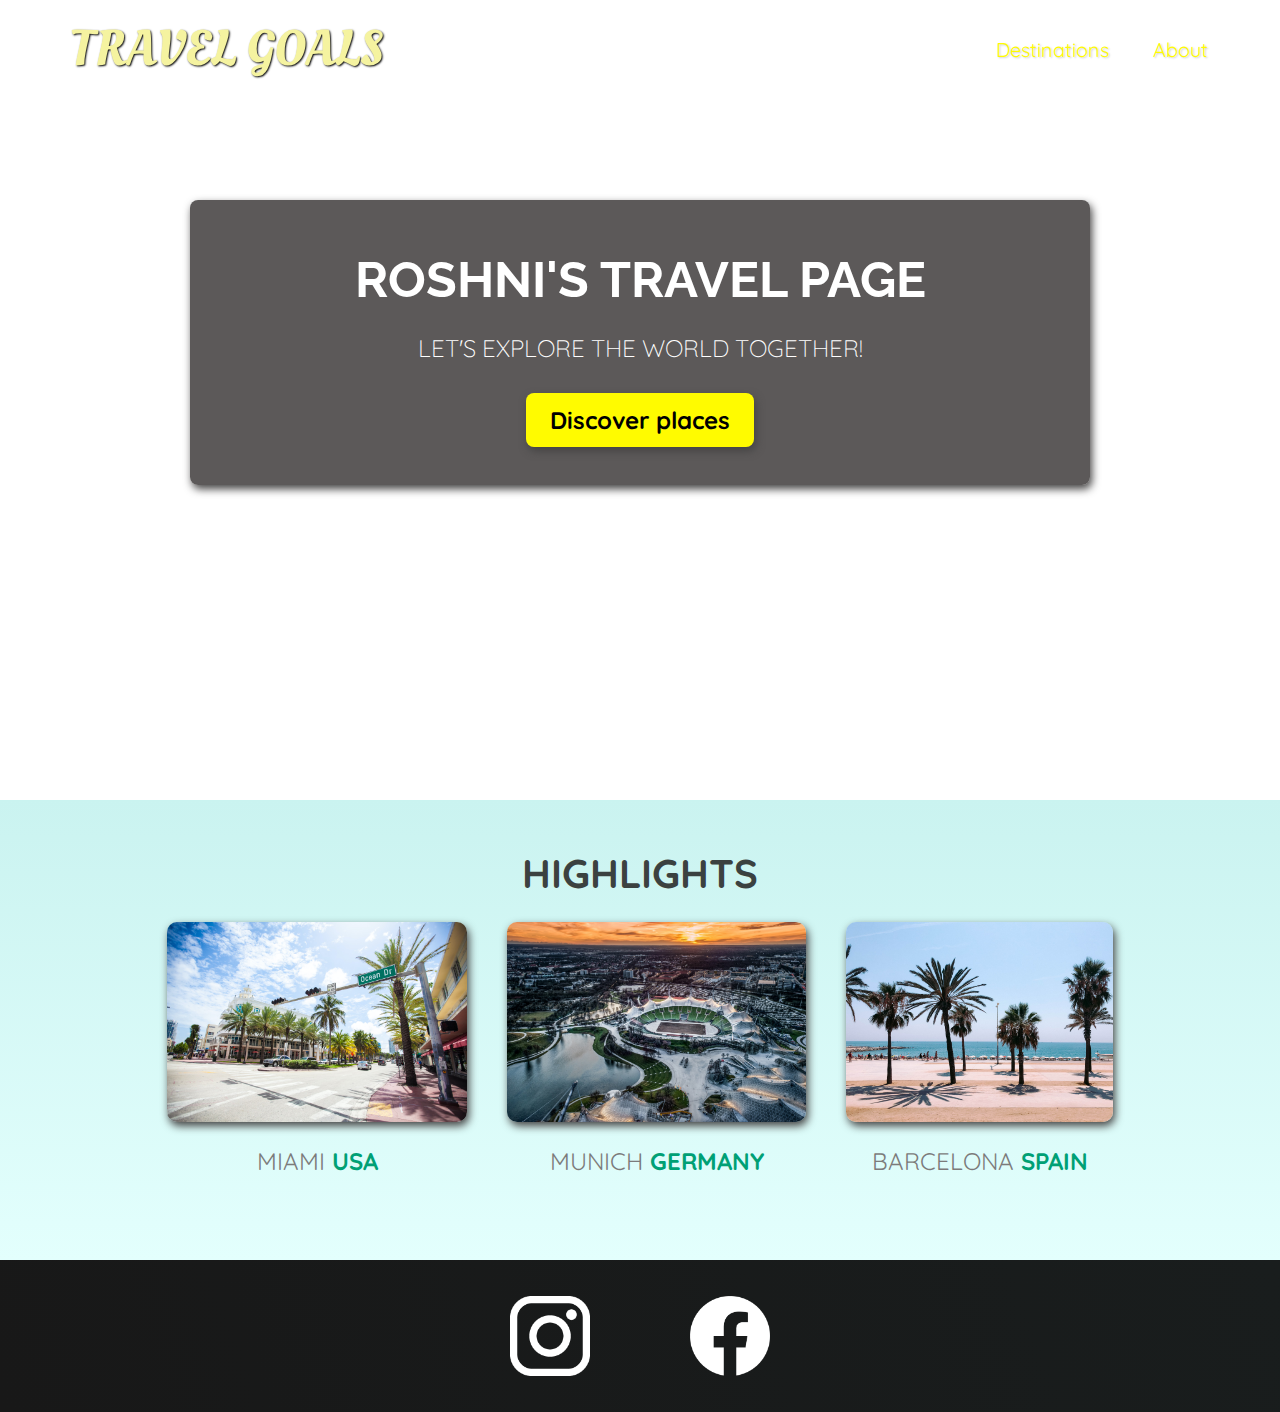
<file: index.html>
<!DOCTYPE html>
<html lang="en">
<head>
    <meta charset="UTF-8">
    <meta http-equiv="X-UA-Compatible" content="IE=edge">
    <meta name="viewport" content="width=device-width, initial-scale=1.0">
    <link
    href="https://fonts.googleapis.com/css2?family=Raleway:wght@700&family=Oleo+Script:wght@700&family=Quicksand:wght@300;500;700&display=swap"
    rel="stylesheet"
  />
  <link rel="stylesheet" href="shared.css">
    <link rel="stylesheet" href="styles.css">
    <title>Travel Goals</title>
</head>
<body>
    <header>
        <div id="page-logo">
            <a href="index.html">Travel Goals</a>
        </div>
        <nav>
            <ul>
                <li><a href="places.html">Destinations</a></li>
                <li><a href="">About</a></li>
            </ul>
        </nav>
    </header>
    <main>
        <section id="hero">
            <div id="hero-content">
                <h1>Roshni's Travel Page</h1>
                <p>Let's explore the world together!</p>
                <a href="places.html">Discover places</a>
            </div>
        </section>
        <section id="highlights">
            <h2>Highlights</h2>
            <ul id="destinations">
                <li class="destination">
                    <img src="images/places/miami.jpg" alt="miami">
                    <p>Miami <strong>USA</strong></p>
                </li>
                <li class="destination">
                    <img src="images/places/munich.jpg" alt="munich">
                    <p>Munich <strong>Germany</strong></p>
                </li>
                <li class="destination">
                    <img src="images/places/barcelona.jpg" alt="barcelona">
                    <p>Barcelona <strong>Spain</strong></p>
                </li>
            </ul>
        </section>
    </main>
    <footer>
        <ul>
            <li>
                <a href="https://www.instagram.com" target="_blank">
                    <img src="images/icons/insta.png" alt="instagram-icon">
                </a>
            </li>
            <li>
                <a href="https://www.facebook.com" target="_blank">
                    <img src="images/icons/facebook.png" alt="">
                </a>
            </li>
        </ul>
    </footer>
</body>
</html>
</file>
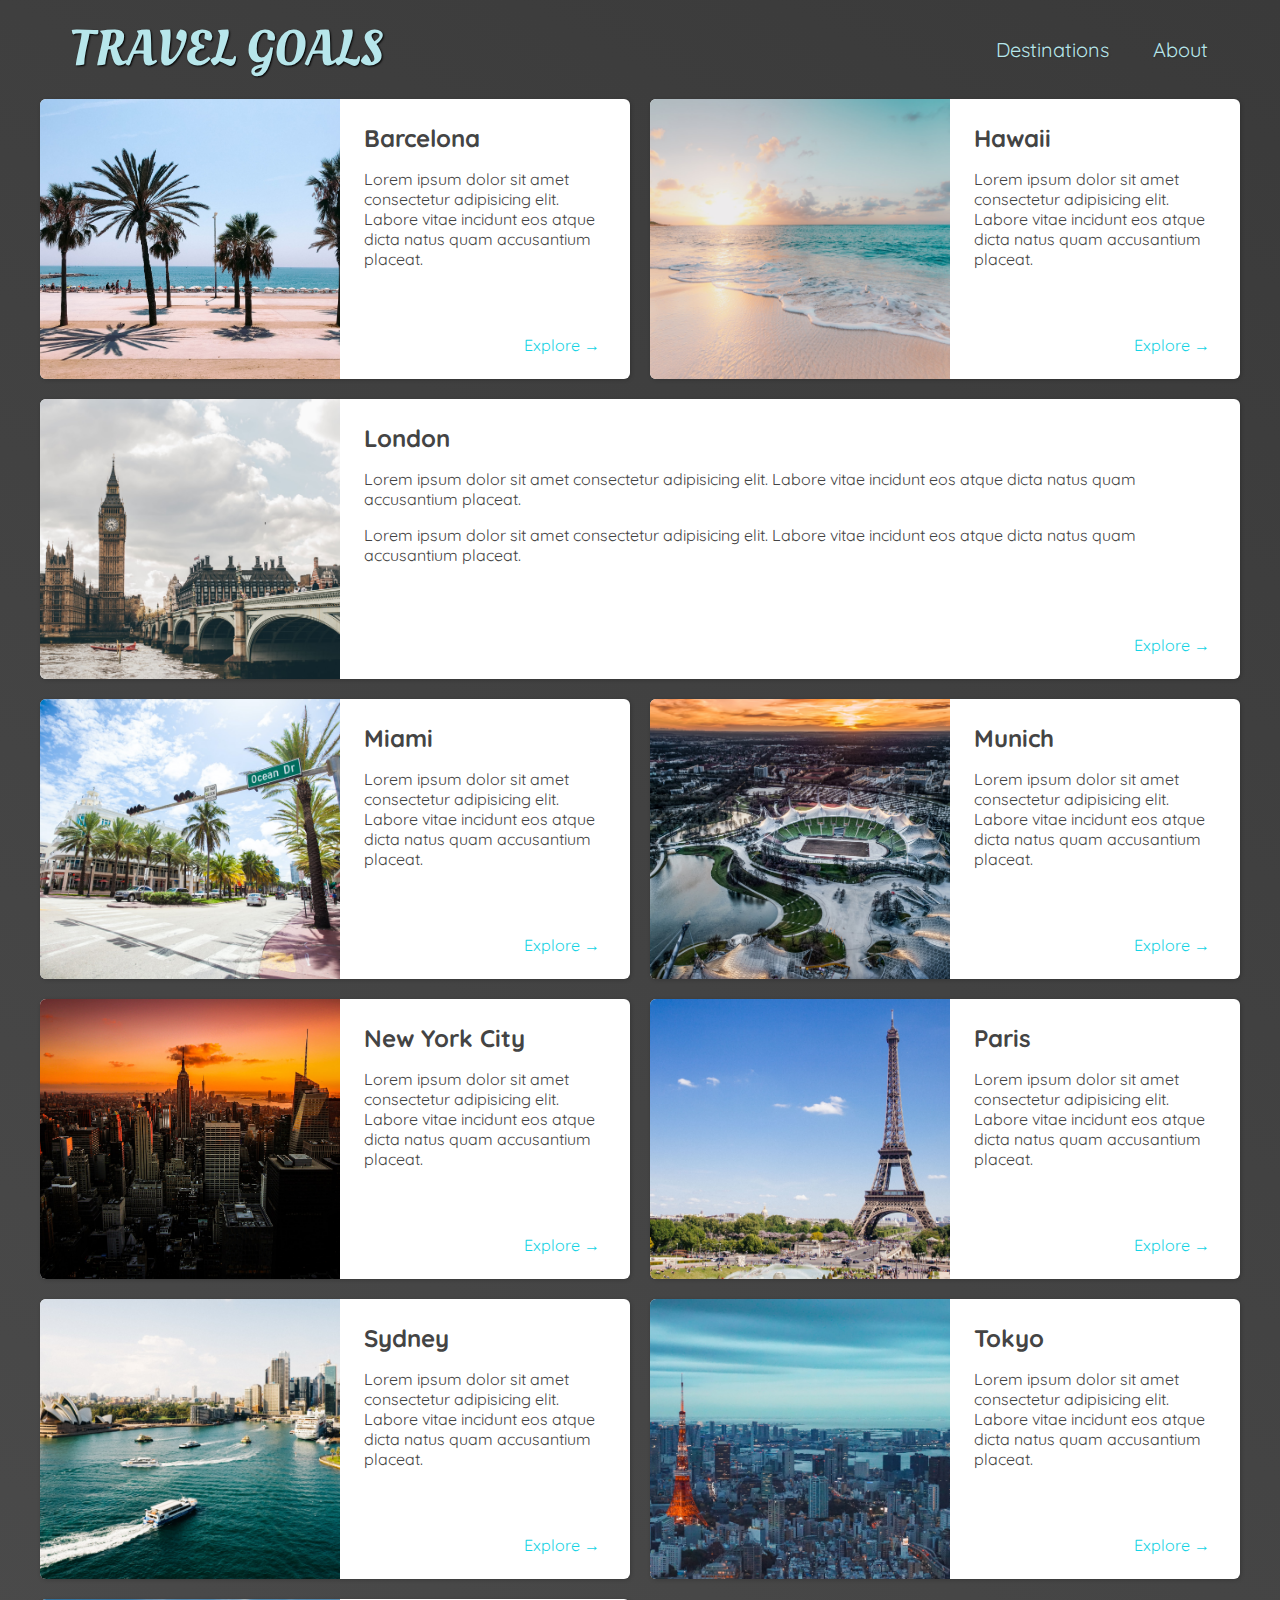
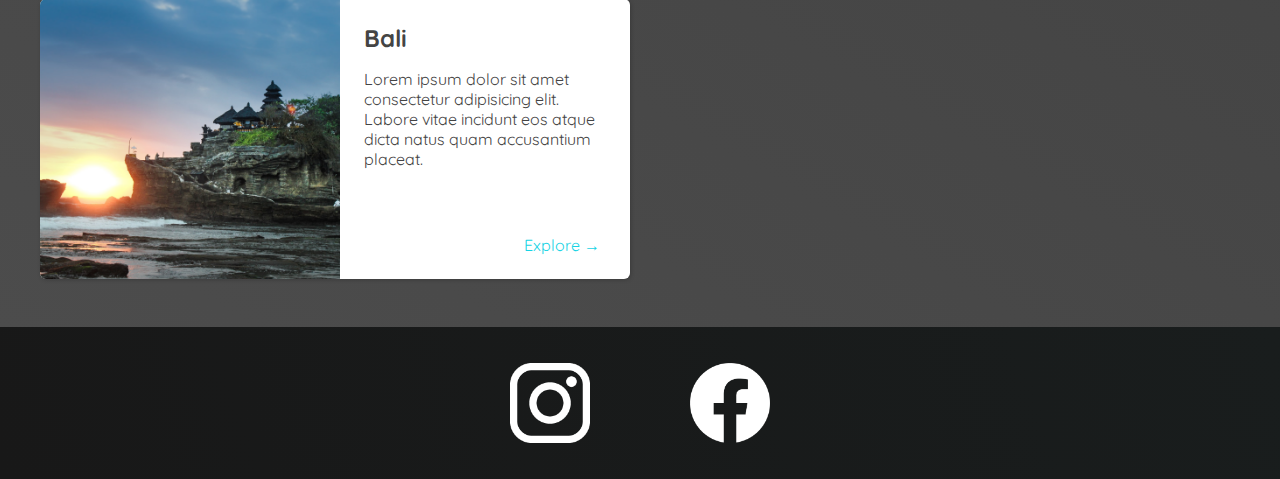
<file: places.html>
<!DOCTYPE html>
<html lang="en">
<head>
    <meta charset="UTF-8">
    <meta http-equiv="X-UA-Compatible" content="IE=edge">
    <meta name="viewport" content="width=device-width, initial-scale=1.0">
    <link
    href="https://fonts.googleapis.com/css2?family=Raleway:wght@700&family=Oleo+Script:wght@700&family=Quicksand:wght@300;500;700&display=swap"
    rel="stylesheet"
  />
  <link rel="stylesheet" href="shared.css">
    <link rel="stylesheet" href="places.css">
    <title>Travel Goals</title>
</head>
<body>
    <header>
        <div id="page-logo">
            <a href="index.html">Travel Goals</a>
        </div>
        <nav>
            <ul>
                <li><a href="places.html">Destinations</a></li>
                <li><a href="">About</a></li>
            </ul>
        </nav>
    </header>
    <main>
        <ul>
            <li>
              <img src="images/places/barcelona.jpg" alt="City of Barcelona" />
              <div class="item-content">
                <div>
                  <h2>Barcelona</h2>
                  <p>
                    Lorem ipsum dolor sit amet consectetur adipisicing elit. Labore
                    vitae incidunt eos atque dicta natus quam accusantium placeat.
                  </p>
                </div>
                <div class="actions">
                  <a href="https://en.wikipedia.org/wiki/Barcelona">Explore &#x2192</a>
                </div>
              </div>
            </li>
            <li>
              <img src="images/places/hawaii.jpg" alt="Hawaii beach" />
              <div class="item-content">
                <div>
                  <h2>Hawaii</h2>
                  <p>
                    Lorem ipsum dolor sit amet consectetur adipisicing elit. Labore
                    vitae incidunt eos atque dicta natus quam accusantium placeat.
                  </p>
                </div>
                <div class="actions">
                  <a href="https://en.wikipedia.org/wiki/Hawaii">Explore &#x2192</a>
                </div>
              </div>
            </li>
            <li>
              <img src="images/places/london.jpg" alt="London city" />
              <div class="item-content">
                <div>
                  <h2>London</h2>
                  <p>
                    Lorem ipsum dolor sit amet consectetur adipisicing elit. Labore
                    vitae incidunt eos atque dicta natus quam accusantium placeat.
                  </p>
                  <p>
                    Lorem ipsum dolor sit amet consectetur adipisicing elit. Labore
                    vitae incidunt eos atque dicta natus quam accusantium placeat.
                  </p>
                </div>
                <div class="actions">
                  <a href="https://en.wikipedia.org/wiki/London">Explore &#x2192</a>
                </div>
              </div>
            </li>
            <li>
              <img src="images/places/miami.jpg" alt="Miami streets" />
              <div class="item-content">
                <div>
                  <h2>Miami</h2>
                  <p>
                    Lorem ipsum dolor sit amet consectetur adipisicing elit. Labore
                    vitae incidunt eos atque dicta natus quam accusantium placeat.
                  </p>
                </div>
                <div class="actions">
                  <a href="https://en.wikipedia.org/wiki/Miami">Explore &#x2192</a>
                </div>
              </div>
            </li>
            <li>
              <img src="images/places/munich.jpg" alt="Munich football stadium" />
              <div class="item-content">
                <div>
                  <h2>Munich</h2>
                  <p>
                    Lorem ipsum dolor sit amet consectetur adipisicing elit. Labore
                    vitae incidunt eos atque dicta natus quam accusantium placeat.
                  </p>
                </div>
                <div class="actions">
                  <a href="https://en.wikipedia.org/wiki/Munich">Explore &#x2192</a>
                </div>
              </div>
            </li>
            <li>
              <img src="images/places/new-york-city.jpg" alt="New York City skyline" />
              <div class="item-content">
                <div>
                  <h2>New York City</h2>
                  <p>
                    Lorem ipsum dolor sit amet consectetur adipisicing elit. Labore
                    vitae incidunt eos atque dicta natus quam accusantium placeat.
                  </p>
                </div>
                <div class="actions">
                  <a href="https://en.wikipedia.org/wiki/New_York_City"
                    >Explore &#x2192</a
                  >
                </div>
              </div>
            </li>
            <li>
              <img src="images/places/paris.jpg" alt="Paris city" />
              <div class="item-content">
                <div>
                  <h2>Paris</h2>
                  <p>
                    Lorem ipsum dolor sit amet consectetur adipisicing elit. Labore
                    vitae incidunt eos atque dicta natus quam accusantium placeat.
                  </p>
                </div>
                <div class="actions">
                  <a href="https://en.wikipedia.org/wiki/Paris">Explore &#x2192</a>
                </div>
              </div>
            </li>
            <li>
              <img src="images/places/sydney.jpg" alt="Sydney beach" />
              <div class="item-content">
                <div>
                  <h2>Sydney</h2>
                  <p>
                    Lorem ipsum dolor sit amet consectetur adipisicing elit. Labore
                    vitae incidunt eos atque dicta natus quam accusantium placeat.
                  </p>
                </div>
                <div class="actions">
                  <a href="https://en.wikipedia.org/wiki/Sydney">Explore &#x2192</a>
                </div>
              </div>
            </li>
            <li>
              <img src="images/places/tokyo.jpg" alt="Tokyo skyline" />
              <div class="item-content">
                <div>
                  <h2>Tokyo</h2>
                  <p>
                    Lorem ipsum dolor sit amet consectetur adipisicing elit. Labore
                    vitae incidunt eos atque dicta natus quam accusantium placeat.
                  </p>
                </div>
                <div class="actions">
                  <a href="https://en.wikipedia.org/wiki/Tokyo">Explore &#x2192</a>
                </div>
              </div>
            </li>
            <li>
              <img src="images/places/bali.jpg" alt="Bali beach" />
              <div class="item-content">
                <div>
                  <h2>Bali</h2>
                  <p>
                    Lorem ipsum dolor sit amet consectetur adipisicing elit. Labore
                    vitae incidunt eos atque dicta natus quam accusantium placeat.
                  </p>
                </div>
                <div class="actions">
                  <a href="https://en.wikipedia.org/wiki/Bali">Explore &#x2192</a>
                </div>
              </div>
            </li>
          </ul>
    </main>
    <footer>
        <ul>
            <li>
                <a href="https://www.instagram.com" target="_blank">
                    <img src="images/icons/insta.png" alt="instagram-icon">
                </a>
            </li>
            <li>
                <a href="https://www.facebook.com" target="_blank">
                    <img src="images/icons/facebook.png" alt="">
                </a>
            </li>
        </ul>
    </footer>
</body>
</html>
</file>
<file: shared.css>
body{
    font-family: "Quicksand", sans-serif;
    margin: 0;
}

ul{
    list-style: none;
    margin: 0;
    padding: 0;
}

header{
    display: flex;
    justify-content: space-between;
    align-items: center;
    padding: 15px 60px;
    position: absolute;
    width: 100%;
    left: 0;
    top: 0;
    box-sizing: border-box;
}

#page-logo a{
    padding: 10px;
    font-family: "Oleo Script", sans-serif;
    color: rgb(245, 243, 160);
    font-size: 50px;
    text-decoration: none;
    text-transform: uppercase;
    text-shadow: 1px 1px 2px rgb(0, 0 , 0);
}

header ul{
    display: flex;
}

header li{
    margin-left: 20px;
}

header a{
    color: rgb(255, 251, 0);
    text-decoration: none;
    font-size: 20px;
    padding: 12px;
    text-shadow: 1px 1px 2px rgba(0,0,0,0.2);
    border-radius: 6px;
}

header nav a:hover{
    color: rgb(77, 77, 77);
    background-color: rgb(255, 251, 0);
}

footer{
    background: linear-gradient(70deg, rgb(24,24,24), rgb(25, 29, 29));
    padding: 36px 0;
}

footer ul{
    display: flex;
    justify-content: center;
}

footer li{
    width: 80px;
    height: 80px;
    margin: 0 50px;
}

footer img{
    width: 100%;
    height: 100%;
}
</file>
<file: styles.css>
#hero{
    height: 800px;
    background-image: url('https://github.com/roshni27s/travel-goals/blob/master/images/places/ocean.jpg');
    background-position: center;
    background-size: cover;
}

#hero-content{
    width: 900px;
    background-color: rgba(51, 47, 47, 0.8);
    box-shadow: 2px 4px 8px rgb(68, 67, 67);
    border-radius: 8px;
    text-align: center;
    padding: 50px 0;
    margin: 0 auto;
    position: relative;
    top: 200px;
}

#hero-content h1{
    color: white;
    text-transform: uppercase;
    font-size: 50px;
    font-family: "Raleway", sans-serif;
    margin: 0;
}

#hero-content p{
    color: white;
    text-transform: uppercase;
    font-size: 24px;
    font-weight: 300;
    margin-bottom: 42px;
}

#hero-content a{
    text-decoration: none;
    background-color: rgb(255, 251, 0);
    padding: 12px 24px;
    color: black;
    font-size: 24px;
    font-weight: bold;
    border-radius: 8px;
    box-shadow: 2px 4px 8px rgb(68, 67, 67);
}

#hero-content a:hover{
    background-color: rgb(255, 238, 0);
}

#highlights{
    padding: 24px;
    background: linear-gradient(0deg, rgb(227, 255, 253), rgb(202, 243, 240));
}

#destinations{
    display: flex;
    width: 90%;
    margin: auto;
    margin-bottom: 40px;
    justify-content: center;
}

#highlights h2{
    text-transform: uppercase;
    text-align: center;
    font-size: 40px;
    color: rgb(59, 65, 64);
    margin: 24px 0;
}

.destination{
    margin: 0 20px;
    text-transform: uppercase;
}

.destination p{
    text-align: center;
    font-size: 24px;
    color: rgb(124, 123, 123);
    margin: 20px 0;
}

.destination img{
    height: 200px;
    width: 100%;
    box-shadow: 2px 4px 8px rgb(68, 67, 67);
    border-radius: 10px;
    object-fit: cover;
}

.destination strong{
    color: rgb(0,160,117);
}
</file>
<file: places.css>
body{
    background: linear-gradient(30deg, rgb(77,77,77),rgb(58,58,58));
    color: rgb(68, 68, 68);
}

#page-logo a{
    color: rgb(183, 230, 235);
}

header{
    position: static;
}

header a{
    color: rgb(183, 230, 235);
}

header nav a:hover{
    background-color: rgb(183, 230, 235);
    color: rgb(59, 59, 59);
}

main ul{
    width: 1200px;
    margin: 0 auto 48px auto;
    display: grid;
    grid-template-columns: 1fr 1fr;
    gap: 20px 20px;
}

li:nth-of-type(3){
    grid-column: 1/span 2;
}

main li{
    display: flex;
    background-color: white;
    box-shadow: 1px 1px 4px rgba(0,0,0,0.2);
    border-radius: 6px;
    overflow: hidden;
}

main li img{
    width: 300px;
    height: 280px;
    object-fit: cover;
}

.item-content{
    padding: 24px;
    display: flex;
    flex-direction: column;
    justify-content: space-between;
}

.item-content h2{
    margin: 0;
}

.actions{
    text-align: right;
}

.actions a{
    text-decoration: none;
    padding: 6px;
    color: rgb(22, 211, 228);
    border-radius: 5px;
}

.actions a:hover{
    background-color: rgb(235, 253, 255);
}
</file>
